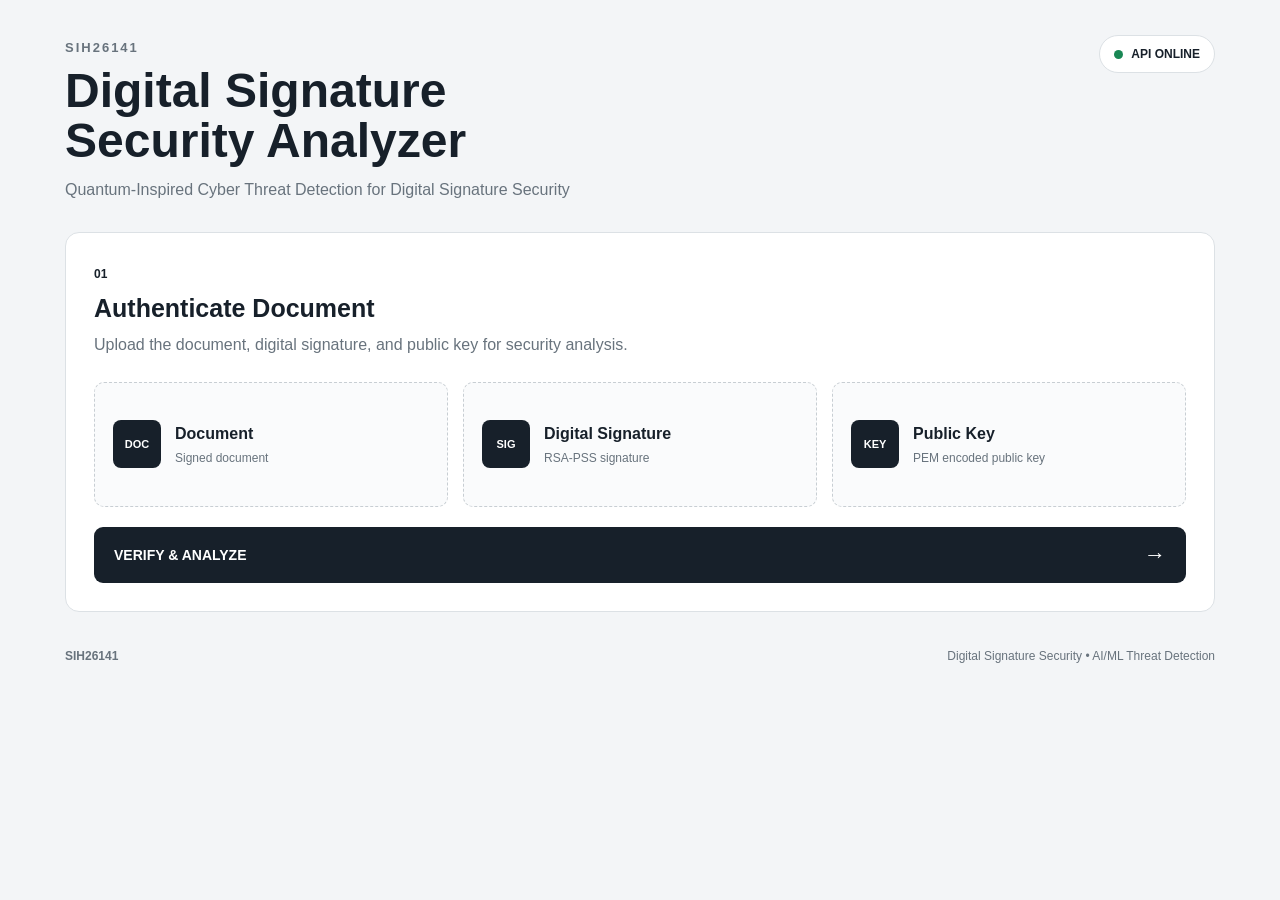
<file: frontend/index.html>
<!DOCTYPE html>
<html lang="en">

<head>
    <meta charset="UTF-8">
    <meta name="viewport" content="width=device-width, initial-scale=1.0">

    <title>SIH26141 | Digital Signature Security</title>

    <link rel="stylesheet" href="style.css">
</head>

<body>

<div class="app">

    <!-- =====================================================
         HEADER
         ===================================================== -->

    <header class="header">

        <div>

            <div class="project-tag">
                SIH26141
            </div>

            <h1>
                Digital Signature
                <span>Security Analyzer</span>
            </h1>

            <p>
                Quantum-Inspired Cyber Threat Detection
                for Digital Signature Security
            </p>

        </div>


        <div class="system-status">

            <span class="status-dot"></span>

            API ONLINE

        </div>

    </header>


    <!-- =====================================================
         UPLOAD SECTION
         ===================================================== -->

    <section class="card upload-card">

        <div class="section-heading">

            <div>

                <span class="section-number">
                    01
                </span>

                <h2>
                    Authenticate Document
                </h2>

                <p>
                    Upload the document, digital signature,
                    and public key for security analysis.
                </p>

            </div>

        </div>


        <div class="file-grid">


            <!-- DOCUMENT -->

            <div class="file-box">

                <div class="file-icon">
                    DOC
                </div>

                <div class="file-info">

                    <label for="document">
                        Document
                    </label>

                    <span>
                        Signed document
                    </span>

                </div>

                <input
                    type="file"
                    id="document"
                >

            </div>


            <!-- SIGNATURE -->

            <div class="file-box">

                <div class="file-icon">
                    SIG
                </div>

                <div class="file-info">

                    <label for="signature">
                        Digital Signature
                    </label>

                    <span>
                        RSA-PSS signature
                    </span>

                </div>

                <input
                    type="file"
                    id="signature"
                >

            </div>


            <!-- PUBLIC KEY -->

            <div class="file-box">

                <div class="file-icon">
                    KEY
                </div>

                <div class="file-info">

                    <label for="publicKey">
                        Public Key
                    </label>

                    <span>
                        PEM encoded public key
                    </span>

                </div>

                <input
                    type="file"
                    id="publicKey"
                >

            </div>

        </div>


        <button
            id="analyzeButton"
            class="analyze-button"
            type="button"
        >

            <span>
                VERIFY & ANALYZE
            </span>

            <span class="arrow">
                →
            </span>

        </button>


        <!-- LOADING -->

        <div
            id="loading"
            class="loading hidden"
        >

            <div class="spinner"></div>

            <span>
                Verifying signature and analyzing security event...
            </span>

        </div>


        <!-- ERROR MESSAGE -->

        <div
            id="errorMessage"
            class="error-message hidden"
        >
        </div>

    </section>


    <!-- =====================================================
         RESULTS
         ===================================================== -->

    <section
        id="resultSection"
        class="hidden"
    >


        <!-- =================================================
             CRYPTOGRAPHIC AUTHENTICATION
             ================================================= -->

        <div class="card">

            <div class="section-label">

                <span class="section-number">
                    02
                </span>

                CRYPTOGRAPHIC AUTHENTICATION

            </div>


            <div class="authentication-result">


                <div
                    id="authenticationIcon"
                    class="authentication-icon"
                >
                    -
                </div>


                <div>

                    <div
                        id="signatureVerification"
                        class="authentication-status"
                    >
                        -
                    </div>

                    <p>
                        Digital signature verification result
                    </p>

                </div>


                <div class="crypto-details">

                    <div>

                        <span>
                            Algorithm
                        </span>

                        <strong id="algorithm">
                            -
                        </strong>

                    </div>


                    <div>

                        <span>
                            Hash
                        </span>

                        <strong id="hashAlgorithm">
                            -
                        </strong>

                    </div>

                </div>

            </div>

        </div>


        <!-- =================================================
             THREAT ANALYSIS
             ================================================= -->

        <div class="card">

            <div class="section-label">

                <span class="section-number">
                    03
                </span>

                THREAT ANALYSIS

            </div>


            <div class="metrics-grid">


                <div class="metric">

                    <span class="metric-label">
                        ML PREDICTION
                    </span>

                    <strong id="mlPrediction">
                        -
                    </strong>

                </div>


                <div class="metric">

                    <span class="metric-label">
                        THREAT PROBABILITY
                    </span>

                    <strong id="threatProbability">
                        -
                    </strong>

                </div>


                <div class="metric">

                    <span class="metric-label">
                        RISK SCORE
                    </span>

                    <strong id="riskScore">
                        -
                    </strong>

                </div>


                <div class="metric">

                    <span class="metric-label">
                        THREAT LEVEL
                    </span>

                    <strong id="threatLevel">
                        -
                    </strong>

                </div>

            </div>


            <div class="risk-container">

                <div class="risk-header">

                    <span>
                        Risk Assessment
                    </span>

                    <strong id="riskText">
                        0 / 100
                    </strong>

                </div>


                <div class="risk-bar">

                    <div
                        id="riskFill"
                        class="risk-fill"
                    ></div>

                </div>

            </div>


            <div class="attack-category">

                <span>
                    ATTACK CATEGORY
                </span>

                <strong id="attackCategory">
                    -
                </strong>

            </div>

        </div>


        <!-- =================================================
             REPLAY DETECTION
             ================================================= -->

        <div class="card">

            <div class="section-label">

                <span class="section-number">
                    04
                </span>

                REPLAY DETECTION

            </div>


            <div class="attack-category">

                <span>
                    DOCUMENT STATUS
                </span>

                <strong id="replayStatus">
                    -
                </strong>

            </div>

        </div>


        <!-- =================================================
             INDICATORS + ASSESSMENT
             ================================================= -->

        <div class="two-column">


            <!-- INDICATORS -->

            <div class="card">

                <div class="section-label">

                    <span class="section-number">
                        05
                    </span>

                    CONTRIBUTING INDICATORS

                </div>


                <ul
                    id="indicators"
                    class="result-list"
                >
                </ul>

            </div>


            <!-- ASSESSMENT -->

            <div class="card">

                <div class="section-label">

                    <span class="section-number">
                        06
                    </span>

                    ASSESSMENT

                </div>


                <div
                    id="assessment"
                    class="assessment"
                >
                    -
                </div>

            </div>

        </div>


        <!-- =================================================
             EXPLANATION
             ================================================= -->

        <div class="card">

            <div class="section-label">

                <span class="section-number">
                    07
                </span>

                DETECTION EXPLANATION

            </div>


            <ul
                id="explanation"
                class="result-list"
            >
            </ul>

        </div>


        <!-- =================================================
             RECOMMENDATIONS
             ================================================= -->

        <div class="card recommendation-card">

            <div class="section-label">

                <span class="section-number">
                    08
                </span>

                RECOMMENDED ACTION

            </div>


            <ul
                id="recommendations"
                class="result-list"
            >
            </ul>

        </div>


    </section>


    <!-- =====================================================
         FOOTER
         ===================================================== -->

    <footer>

        <div>
            SIH26141
        </div>

        <span>
            Digital Signature Security
            •
            AI/ML Threat Detection
        </span>

    </footer>

</div>


<!-- =========================================================
     JAVASCRIPT
     ========================================================= -->

<script src="./script.js"></script>

</body>

</html>
</file>
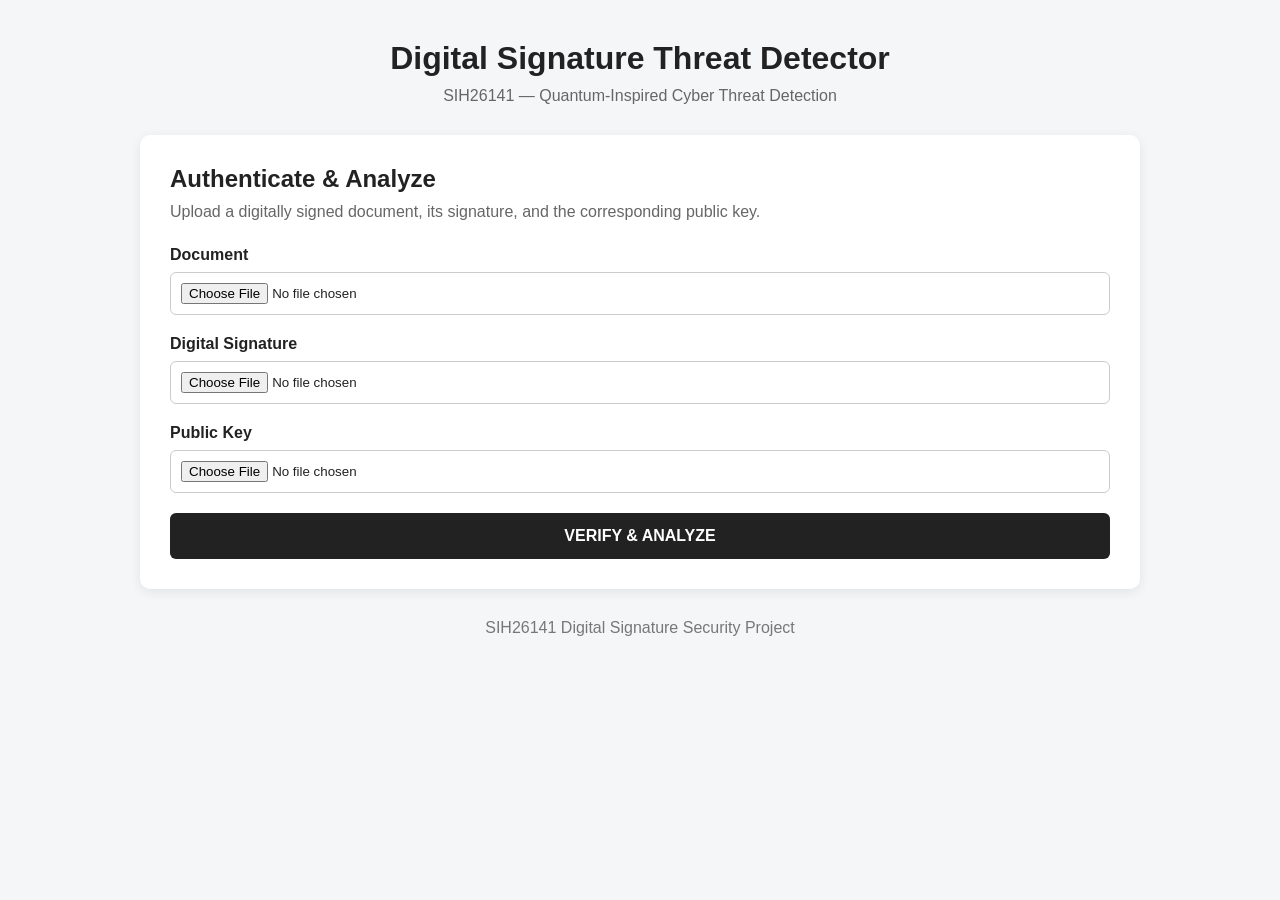
<file: frontend_backup/index.html>
<!DOCTYPE html>
<html lang="en">
<head>
    <meta charset="UTF-8">
    <meta name="viewport" content="width=device-width, initial-scale=1.0">

    <title>Digital Signature Threat Detector</title>

    <link rel="stylesheet" href="style.css">
</head>

<body>

    <div class="container">

        <header>
            <h1>Digital Signature Threat Detector</h1>
            <p>SIH26141 — Quantum-Inspired Cyber Threat Detection</p>
        </header>


        <section class="upload-card">

            <h2>Authenticate & Analyze</h2>

            <p class="description">
                Upload a digitally signed document, its signature,
                and the corresponding public key.
            </p>


            <div class="file-group">

                <label for="document">
                    Document
                </label>

                <input
                    type="file"
                    id="document"
                >

            </div>


            <div class="file-group">

                <label for="signature">
                    Digital Signature
                </label>

                <input
                    type="file"
                    id="signature"
                >

            </div>


            <div class="file-group">

                <label for="publicKey">
                    Public Key
                </label>

                <input
                    type="file"
                    id="publicKey"
                >

            </div>


            <button id="analyzeButton">
                VERIFY & ANALYZE
            </button>


            <div id="loading" class="hidden">
                Analyzing security event...
            </div>

        </section>


        <section id="resultSection" class="result-card hidden">

            <h2>Security Analysis Result</h2>


            <div class="result-grid">

                <div class="result-item">
                    <span>Signature Verification</span>
                    <strong id="signatureVerification">-</strong>
                </div>


                <div class="result-item">
                    <span>ML Prediction</span>
                    <strong id="mlPrediction">-</strong>
                </div>


                <div class="result-item">
                    <span>Threat Probability</span>
                    <strong id="threatProbability">-</strong>
                </div>


                <div class="result-item">
                    <span>Risk Score</span>
                    <strong id="riskScore">-</strong>
                </div>


                <div class="result-item">
                    <span>Threat Level</span>
                    <strong id="threatLevel">-</strong>
                </div>


                <div class="result-item">
                    <span>Attack Category</span>
                    <strong id="attackCategory">-</strong>
                </div>

            </div>


            <div class="result-block">

                <h3>Contributing Indicators</h3>

                <ul id="indicators">
                </ul>

            </div>


            <div class="result-block">

                <h3>Assessment</h3>

                <p id="assessment">-</p>

            </div>


            <div class="result-block">

                <h3>Explanation</h3>

                <ul id="explanation">
                </ul>

            </div>


            <div class="result-block">

                <h3>Recommended Action</h3>

                <ul id="recommendations">
                </ul>

            </div>

        </section>


        <footer>
            <p>
                SIH26141 Digital Signature Security Project
            </p>
        </footer>

    </div>


    <script src="script.js"></script>

</body>
</html>
</file>
<file: frontend/style.css>
* {
    box-sizing: border-box;
    margin: 0;
    padding: 0;
}

:root {
    --bg: #f3f5f7;
    --card: #ffffff;
    --text: #17202a;
    --muted: #68737d;
    --border: #dce1e5;
    --dark: #17202a;
    --success: #198754;
    --danger: #dc3545;
    --warning: #d98b00;
}

body {
    font-family: Arial, Helvetica, sans-serif;
    background: var(--bg);
    color: var(--text);
    line-height: 1.5;
}

.app {
    width: min(1150px, 92%);
    margin: 0 auto;
    padding: 35px 0;
}

/* ================================
   HEADER
================================ */

.header {
    display: flex;
    justify-content: space-between;
    align-items: flex-start;
    gap: 25px;
    margin-bottom: 30px;
}

.project-tag {
    display: inline-block;
    font-size: 13px;
    font-weight: bold;
    letter-spacing: 2px;
    margin-bottom: 8px;
    color: var(--muted);
}

.header h1 {
    font-size: clamp(30px, 5vw, 48px);
    line-height: 1.05;
    margin-bottom: 12px;
}

.header h1 span {
    display: block;
}

.header p {
    color: var(--muted);
    max-width: 650px;
}

.system-status {
    display: flex;
    align-items: center;
    gap: 8px;
    background: var(--card);
    border: 1px solid var(--border);
    border-radius: 30px;
    padding: 9px 14px;
    font-size: 12px;
    font-weight: bold;
    white-space: nowrap;
}

.status-dot {
    width: 9px;
    height: 9px;
    border-radius: 50%;
    background: var(--success);
}

/* ================================
   CARDS
================================ */

.card {
    background: var(--card);
    border: 1px solid var(--border);
    border-radius: 14px;
    padding: 28px;
    margin-bottom: 20px;
}

.section-label {
    display: flex;
    align-items: center;
    gap: 10px;
    font-size: 12px;
    font-weight: bold;
    letter-spacing: 1.5px;
    color: var(--muted);
    margin-bottom: 20px;
}

.section-number {
    font-size: 12px;
    font-weight: bold;
    color: var(--text);
}

/* ================================
   UPLOAD
================================ */

.section-heading {
    margin-bottom: 25px;
}

.section-heading h2 {
    font-size: 25px;
    margin: 5px 0;
}

.section-heading p {
    color: var(--muted);
}

.file-grid {
    display: grid;
    grid-template-columns: repeat(3, 1fr);
    gap: 15px;
}

.file-box {
    position: relative;
    min-height: 125px;
    display: flex;
    align-items: center;
    gap: 14px;
    padding: 18px;
    border: 1px dashed #c8ced3;
    border-radius: 10px;
    background: #fafbfc;
}

.file-icon {
    display: flex;
    align-items: center;
    justify-content: center;
    min-width: 48px;
    height: 48px;
    border-radius: 8px;
    background: var(--dark);
    color: white;
    font-size: 11px;
    font-weight: bold;
}

.file-info label {
    display: block;
    font-weight: bold;
    margin-bottom: 3px;
}

.file-info span {
    display: block;
    font-size: 12px;
    color: var(--muted);
}

.file-box input {
    position: absolute;
    inset: 0;
    width: 100%;
    height: 100%;
    opacity: 0;
    cursor: pointer;
}

.analyze-button {
    width: 100%;
    display: flex;
    justify-content: space-between;
    align-items: center;
    margin-top: 20px;
    padding: 15px 20px;
    border: none;
    border-radius: 9px;
    background: var(--dark);
    color: white;
    font-size: 14px;
    font-weight: bold;
    cursor: pointer;
}

.analyze-button:hover {
    opacity: 0.9;
}

.analyze-button:disabled {
    opacity: 0.55;
    cursor: not-allowed;
}

.arrow {
    font-size: 22px;
}

.loading {
    display: flex;
    justify-content: center;
    align-items: center;
    gap: 10px;
    margin-top: 18px;
    color: var(--muted);
    font-size: 14px;
}

.spinner {
    width: 17px;
    height: 17px;
    border: 2px solid #d9dee2;
    border-top-color: var(--dark);
    border-radius: 50%;
    animation: spin 0.8s linear infinite;
}

@keyframes spin {
    to {
        transform: rotate(360deg);
    }
}

/* ================================
   AUTHENTICATION
================================ */

.authentication-result {
    display: flex;
    align-items: center;
    gap: 18px;
}

.authentication-icon {
    display: flex;
    align-items: center;
    justify-content: center;
    width: 58px;
    height: 58px;
    border-radius: 50%;
    background: #e8f6ee;
    color: var(--success);
    font-size: 27px;
    font-weight: bold;
}

.authentication-status {
    font-size: 28px;
    font-weight: bold;
}

.authentication-result p {
    color: var(--muted);
    font-size: 13px;
}

.crypto-details {
    display: flex;
    gap: 30px;
    margin-left: auto;
}

.crypto-details span,
.crypto-details strong {
    display: block;
}

.crypto-details span {
    color: var(--muted);
    font-size: 11px;
    text-transform: uppercase;
}

.crypto-details strong {
    margin-top: 3px;
    font-size: 14px;
}

/* ================================
   METRICS
================================ */

.metrics-grid {
    display: grid;
    grid-template-columns: repeat(4, 1fr);
    gap: 14px;
}

.metric {
    padding: 20px;
    border: 1px solid var(--border);
    border-radius: 10px;
}

.metric-label {
    display: block;
    color: var(--muted);
    font-size: 10px;
    font-weight: bold;
    letter-spacing: 1px;
    margin-bottom: 8px;
}

.metric strong {
    font-size: 22px;
}

/* ================================
   RISK
================================ */

.risk-container {
    margin-top: 25px;
}

.risk-header {
    display: flex;
    justify-content: space-between;
    margin-bottom: 8px;
    font-size: 13px;
}

.risk-bar {
    width: 100%;
    height: 10px;
    overflow: hidden;
    border-radius: 10px;
    background: #e7eaed;
}

.risk-fill {
    width: 0%;
    height: 100%;
    border-radius: inherit;
    background: var(--dark);
    transition: width 0.5s ease;
}

.attack-category {
    display: flex;
    justify-content: space-between;
    align-items: center;
    margin-top: 25px;
    padding: 17px;
    border-radius: 9px;
    background: #f6f7f8;
}

.attack-category span {
    color: var(--muted);
    font-size: 11px;
    font-weight: bold;
    letter-spacing: 1px;
}

.attack-category strong {
    font-size: 16px;
}

/* ================================
   TWO COLUMN
================================ */

.two-column {
    display: grid;
    grid-template-columns: 1fr 1fr;
    gap: 20px;
}

/* ================================
   RESULTS
================================ */

.result-list {
    padding-left: 20px;
}

.result-list li {
    margin-bottom: 10px;
    font-size: 14px;
}

.assessment {
    font-size: 18px;
    font-weight: bold;
    padding: 18px;
    border-radius: 9px;
    background: #f6f7f8;
}

.recommendation-card {
    margin-bottom: 30px;
}

/* ================================
   FOOTER
================================ */

footer {
    display: flex;
    justify-content: space-between;
    gap: 15px;
    padding: 15px 0;
    color: var(--muted);
    font-size: 12px;
}

footer div {
    font-weight: bold;
}

/* ================================
   UTILITY
================================ */

.hidden {
    display: none !important;
}

/* ================================
   RESPONSIVE
================================ */

@media (max-width: 850px) {

    .file-grid {
        grid-template-columns: 1fr;
    }

    .metrics-grid {
        grid-template-columns: repeat(2, 1fr);
    }

    .authentication-result {
        flex-wrap: wrap;
    }

    .crypto-details {
        width: 100%;
        margin-left: 0;
    }

    .two-column {
        grid-template-columns: 1fr;
    }
}

@media (max-width: 600px) {

    .app {
        width: 94%;
        padding-top: 20px;
    }

    .header {
        flex-direction: column;
    }

    .system-status {
        align-self: flex-start;
    }

    .card {
        padding: 20px;
    }

    .metrics-grid {
        grid-template-columns: 1fr;
    }

    footer {
        flex-direction: column;
    }
}
</file>
<file: frontend_backup/style.css>
* {
    box-sizing: border-box;
    margin: 0;
    padding: 0;
}


body {
    font-family: Arial, sans-serif;
    background: #f4f6f8;
    color: #222;
}


.container {
    width: 90%;
    max-width: 1000px;
    margin: 40px auto;
}


header {
    text-align: center;
    margin-bottom: 30px;
}


header h1 {
    margin-bottom: 10px;
}


header p {
    color: #666;
}


.upload-card,
.result-card {
    background: white;
    padding: 30px;
    border-radius: 10px;
    margin-bottom: 25px;
    box-shadow: 0 3px 12px rgba(0, 0, 0, 0.08);
}


.upload-card h2,
.result-card h2 {
    margin-bottom: 10px;
}


.description {
    color: #666;
    margin-bottom: 25px;
}


.file-group {
    margin-bottom: 20px;
}


.file-group label {
    display: block;
    font-weight: bold;
    margin-bottom: 8px;
}


.file-group input {
    width: 100%;
    padding: 10px;
    border: 1px solid #ccc;
    border-radius: 6px;
}


button {
    width: 100%;
    padding: 14px;
    border: none;
    border-radius: 6px;
    background: #222;
    color: white;
    font-size: 16px;
    font-weight: bold;
    cursor: pointer;
}


button:hover {
    opacity: 0.85;
}


#loading {
    text-align: center;
    margin-top: 20px;
    font-weight: bold;
}


.hidden {
    display: none;
}


.result-grid {
    display: grid;
    grid-template-columns: repeat(2, 1fr);
    gap: 15px;
    margin-top: 25px;
}


.result-item {
    padding: 18px;
    border: 1px solid #ddd;
    border-radius: 8px;
}


.result-item span {
    display: block;
    color: #666;
    margin-bottom: 8px;
}


.result-item strong {
    font-size: 18px;
}


.result-block {
    margin-top: 25px;
}


.result-block h3 {
    margin-bottom: 10px;
}


.result-block ul {
    padding-left: 20px;
}


.result-block li {
    margin-bottom: 7px;
}


footer {
    text-align: center;
    color: #777;
    margin-top: 30px;
}


@media (max-width: 650px) {

    .result-grid {
        grid-template-columns: 1fr;
    }

    .container {
        width: 95%;
    }
}
</file>
